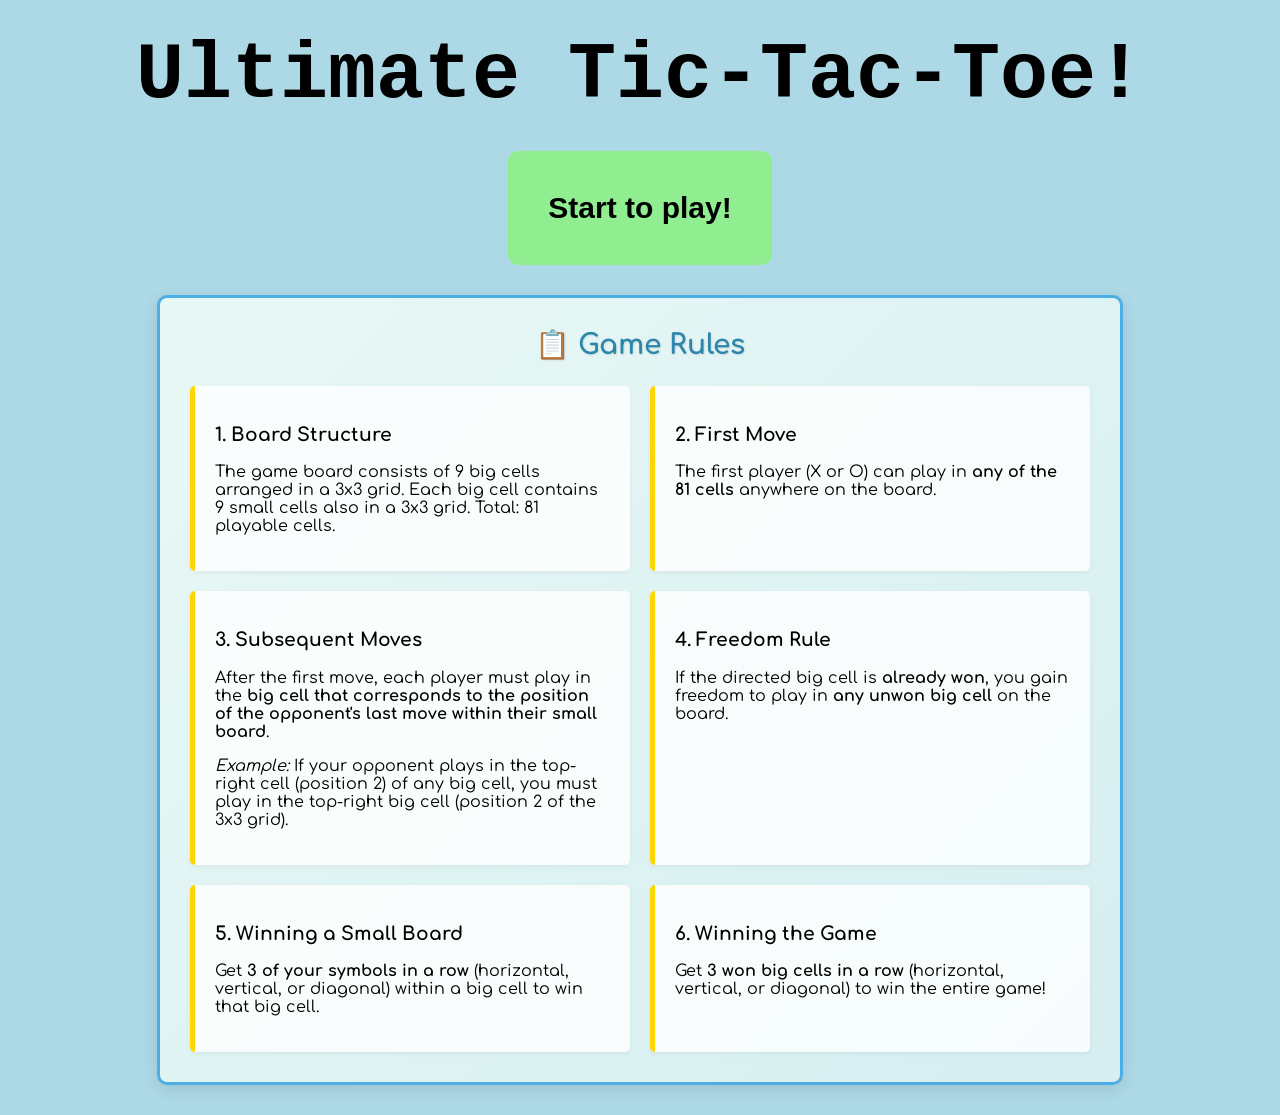
<file: index.html>
<!DOCTYPE html>

<head>
    <meta charset="UTF-8">
    <meta name="viewport" content="width=device-width, initial-scale=1.0">
    <title>Ultimate Tic-Tac-Toe</title>
    <link rel="stylesheet" href="styles.css">
</head>

<body>
    <h1>Ultimate Tic-Tac-Toe!</h1>
    <a href="game.html" class="click">Start to play!</a>
    <div class="rules-container">
        <h2>📋 Game Rules</h2>
        <div class="rules-content">
            <div class="rule-item">
                <h3>1. Board Structure</h3>
                <p>The game board consists of 9 big cells arranged in a 3x3 grid. Each big cell contains 9 small cells
                    also in a 3x3 grid. Total: 81 playable cells.</p>
            </div>

            <div class="rule-item">
                <h3>2. First Move</h3>
                <p>The first player (X or O) can play in <strong>any of the 81 cells</strong> anywhere on the board.</p>
            </div>

            <div class="rule-item">
                <h3>3. Subsequent Moves</h3>
                <p>After the first move, each player must play in the <strong>big cell that corresponds to the position
                        of the opponent's last move within their small board</strong>.</p>
                <p><em>Example:</em> If your opponent plays in the top-right cell (position 2) of any big cell, you must
                    play in the top-right big cell (position 2 of the 3x3 grid).</p>
            </div>

            <div class="rule-item">
                <h3>4. Freedom Rule</h3>
                <p>If the directed big cell is <strong>already won</strong>, you gain freedom to play in <strong>any
                        unwon big cell</strong> on the board.</p>
            </div>

            <div class="rule-item">
                <h3>5. Winning a Small Board</h3>
                <p>Get <strong>3 of your symbols in a row</strong> (horizontal, vertical, or diagonal) within a big cell
                    to win that big cell.</p>
            </div>

            <div class="rule-item">
                <h3>6. Winning the Game</h3>
                <p>Get <strong>3 won big cells in a row</strong> (horizontal, vertical, or diagonal) to win the entire
                    game!</p>
            </div>
        </div>
    </div>

    <script src="script.js"></script>
</body>

</html>
</file>
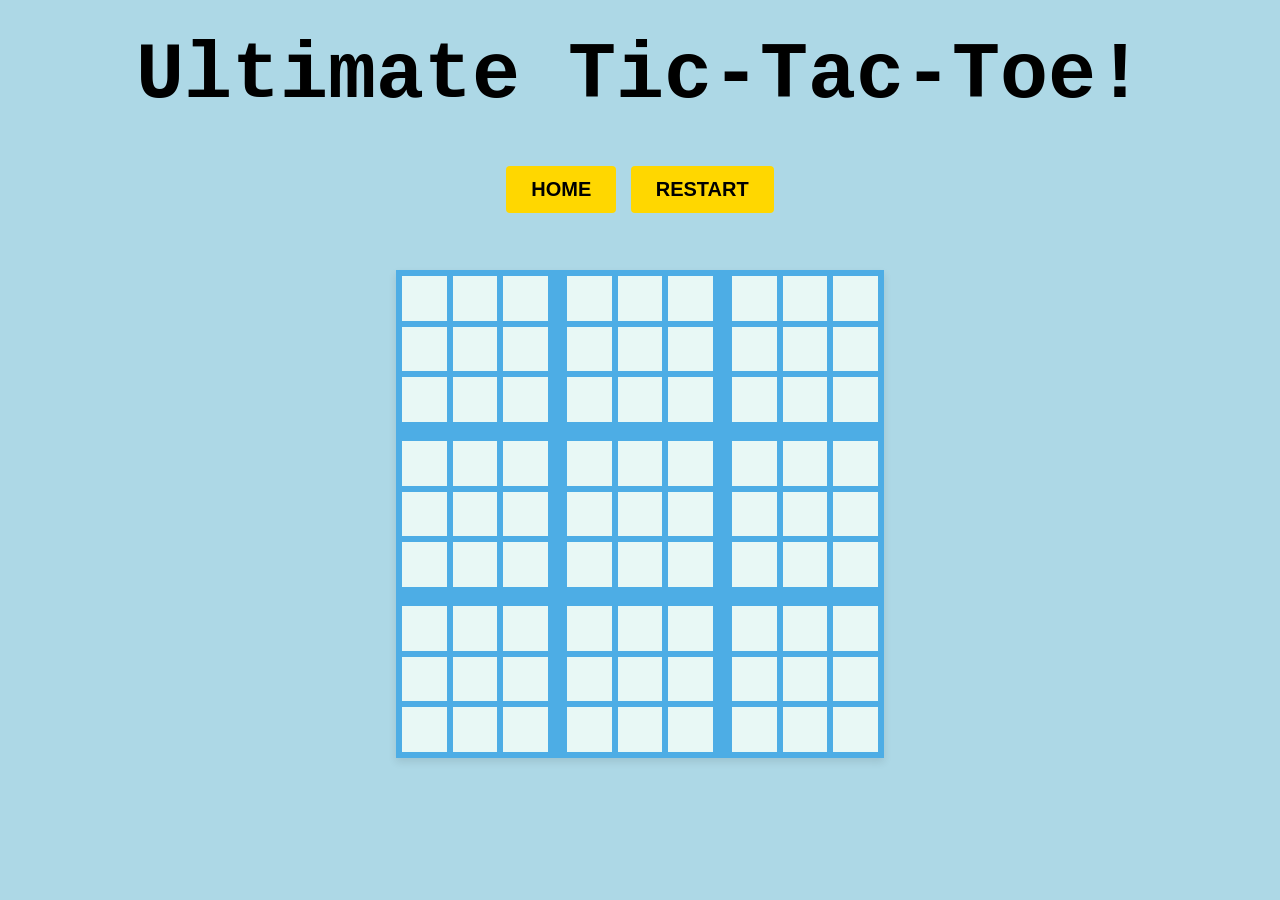
<file: game.html>
<!DOCTYPE html>

<head>
    <meta charset="UTF-8">
    <meta name="viewport" content="width=device-width, initial-scale=1.0">
    <title>Ultimate Tic-Tac-Toe</title>
    <link rel="stylesheet" href="styles.css" />
</head>

<body>
    <div id="title">
        <h1>Ultimate Tic-Tac-Toe!</h1>
        <button id="home-btn" onclick="location.href='index.html'">HOME</button>
        <button id="restart-btn" onclick="restartGame()">RESTART</button>
    </div>
    <div id="board">
        <div class="board">
            <div class="row">
                <div class="big cell" id="big-cella">
                    <div class="small cell" id="small-cella0"></div>
                    <div class="small cell" id="small-cella1"></div>
                    <div class="small cell" id="small-cella2"></div>
                    <div class="small cell" id="small-cella3"></div>
                    <div class="small cell" id="small-cella4"></div>
                    <div class="small cell" id="small-cella5"></div>
                    <div class="small cell" id="small-cella6"></div>
                    <div class="small cell" id="small-cella7"></div>
                    <div class="small cell" id="small-cella8"></div>
                </div>
                <div class="big cell" id="big-cellb">
                    <div class="small cell" id="small-cellb0"></div>
                    <div class="small cell" id="small-cellb1"></div>
                    <div class="small cell" id="small-cellb2"></div>
                    <div class="small cell" id="small-cellb3"></div>
                    <div class="small cell" id="small-cellb4"></div>
                    <div class="small cell" id="small-cellb5"></div>
                    <div class="small cell" id="small-cellb6"></div>
                    <div class="small cell" id="small-cellb7"></div>
                    <div class="small cell" id="small-cellb8"></div>
                </div>
                <div class="big cell" id="big-cellc">
                    <div class="small cell" id="small-cellc0"></div>
                    <div class="small cell" id="small-cellc1"></div>
                    <div class="small cell" id="small-cellc2"></div>
                    <div class="small cell" id="small-cellc3"></div>
                    <div class="small cell" id="small-cellc4"></div>
                    <div class="small cell" id="small-cellc5"></div>
                    <div class="small cell" id="small-cellc6"></div>
                    <div class="small cell" id="small-cellc7"></div>
                    <div class="small cell" id="small-cellc8"></div>
                </div>
                <div class="row">
                    <div class="big cell" id="big-celld">
                        <div class="small cell" id="small-celld0"></div>
                        <div class="small cell" id="small-celld1"></div>
                        <div class="small cell" id="small-celld2"></div>
                        <div class="small cell" id="small-celld3"></div>
                        <div class="small cell" id="small-celld4"></div>
                        <div class="small cell" id="small-celld5"></div>
                        <div class="small cell" id="small-celld6"></div>
                        <div class="small cell" id="small-celld7"></div>
                        <div class="small cell" id="small-celld8"></div>
                    </div>
                    <div class="big cell" id="big-celle">
                        <div class="small cell" id="small-celle0"></div>
                        <div class="small cell" id="small-celle1"></div>
                        <div class="small cell" id="small-celle2"></div>
                        <div class="small cell" id="small-celle3"></div>
                        <div class="small cell" id="small-celle4"></div>
                        <div class="small cell" id="small-celle5"></div>
                        <div class="small cell" id="small-celle6"></div>
                        <div class="small cell" id="small-celle7"></div>
                        <div class="small cell" id="small-celle8"></div>
                    </div>
                    <div class="big cell" id="big-cellf">
                        <div class="small cell" id="small-cellf0"></div>
                        <div class="small cell" id="small-cellf1"></div>
                        <div class="small cell" id="small-cellf2"></div>
                        <div class="small cell" id="small-cellf3"></div>
                        <div class="small cell" id="small-cellf4"></div>
                        <div class="small cell" id="small-cellf5"></div>
                        <div class="small cell" id="small-cellf6"></div>
                        <div class="small cell" id="small-cellf7"></div>
                        <div class="small cell" id="small-cellf8"></div>
                    </div>
                </div>
                <div class="row">
                    <div class="big cell" id="big-cellg">
                        <div class="small cell" id="small-cellg0"></div>
                        <div class="small cell" id="small-cellg1"></div>
                        <div class="small cell" id="small-cellg2"></div>
                        <div class="small cell" id="small-cellg3"></div>
                        <div class="small cell" id="small-cellg4"></div>
                        <div class="small cell" id="small-cellg5"></div>
                        <div class="small cell" id="small-cellg6"></div>
                        <div class="small cell" id="small-cellg7"></div>
                        <div class="small cell" id="small-cellg8"></div>
                    </div>
                    <div class="big cell" id="big-cellh">
                        <div class="small cell" id="small-cellh0"></div>
                        <div class="small cell" id="small-cellh1"></div>
                        <div class="small cell" id="small-cellh2"></div>
                        <div class="small cell" id="small-cellh3"></div>
                        <div class="small cell" id="small-cellh4"></div>
                        <div class="small cell" id="small-cellh5"></div>
                        <div class="small cell" id="small-cellh6"></div>
                        <div class="small cell" id="small-cellh7"></div>
                        <div class="small cell" id="small-cellh8"></div>
                    </div>
                    <div class="big cell" id="big-celli">
                        <div class="small cell" id="small-celli0"></div>
                        <div class="small cell" id="small-celli1"></div>
                        <div class="small cell" id="small-celli2"></div>
                        <div class="small cell" id="small-celli3"></div>
                        <div class="small cell" id="small-celli4"></div>
                        <div class="small cell" id="small-celli5"></div>
                        <div class="small cell" id="small-celli6"></div>
                        <div class="small cell" id="small-celli7"></div>
                        <div class="small cell" id="small-celli8"></div>
                    </div>
                </div>
            </div>
        </div>
        <script src="script.js"></script>
</body>

</html>
</file>
<file: styles.css>
@import url('https://fonts.googleapis.com/css2?family=Comfortaa:wght@400;700&display=swap');

body {
    color: #000000;
    text-align: center;
    margin: 0;
    padding: 0;
    background-color: #ADD8E6;
    font-family: Arial, sans-serif;
}

h1 {
    text-align: center;
    font-family: "Courier New", monospace;
    font-weight: bolder;
    font-size: 80px;
    margin-top: 30px;
    margin-bottom: 30px;
}

a.click {
    font-weight: bolder;
    font-size: 30px;
    padding: 40px;
    border-radius: 10px;
    background-color: lightgreen;
    text-decoration: none;
    color: inherit;
    display: inline-block;
}

a.click:hover {
    background-color: #90EE90;
    cursor: pointer;
}

ul {
    list-style-type: none;
    padding: 15px;
    display: flex;
    justify-content: center;
    gap: 1em;
}

li {
    display: inline;
}

li a {
    text-decoration: none;
    background-color: lightgray;
    color: black;
    padding: 20px;
}

nav {
    background-color: lightblue;
    border-top: 3px dashed #AB0026;
    border-bottom: 3px dashed #AB0026;
}

li a:hover {
    text-decoration: underline !important;
    background-color: lightslategray;
}

/* Board Container */
#board {
    display: flex;
    justify-content: center;
    align-items: center;
    margin: 50px auto;
    padding: 20px;
}

/* Main Board Grid (3x3 big cells) */
.board {
    display: grid;
    grid-template-columns: repeat(3, 150px);
    grid-template-rows: repeat(3, 150px);
    gap: 15px;
    padding: 0;
    background-color: #4DADE5;
    border: 4px solid #4DADE5;
    box-shadow: 0 4px 8px rgba(0, 0, 0, 0.1);
}

/* Row wrapper */
.row {
    display: contents;
}

/* Big Cells (3x3 grid each) */
.big.cell {
    display: grid;
    grid-template-columns: repeat(3, 1fr);
    grid-template-rows: repeat(3, 1fr);
    gap: 2px;
    padding: 0;
    background-color: #4DADE5;
    border: none;
    width: 150px;
    height: 150px;
    position: relative;
}

/* Active region highlight */
.big.cell.active-region {
    box-shadow: 0 0 0 4px #FFD700, inset 0 0 0 2px #FFD700;
}

/* Small Cells */
.small.cell {
    background-color: #E8F8F5;
    border: 2px solid #4DADE5;
    display: flex;
    align-items: center;
    justify-content: center;
    font-size: 32px;
    font-weight: bold;
    cursor: pointer;
    user-select: none;
    color: #2E86AB;
}

/* Small cell hover effect */
.small.cell:hover {
    background-color: #D6EEF1;
}

/* X mark styling */
.small.cell.x-mark {
    color: #E74C3C;
    font-weight: bold;
}

/* O mark styling */
.small.cell.o-mark {
    color: darkslateblue;
    font-weight: bold;
}

/* Game Controls */
.game-controls {
    display: flex;
    justify-content: space-between;
    align-items: center;
    position: absolute;
    top: 100px;
    width: 600px;
    left: 50%;
    transform: translateX(-50%);
}

.game-controls button {
    background-color: #FFD700;
    border: none;
    padding: 12px 25px;
    font-weight: bold;
    cursor: pointer;
    border-radius: 4px;
    font-size: 14px;
}

.game-controls button:hover {
    background-color: #FFC700;
}

/* Restart Button */
#restart-btn {
    background-color: #FFD700;
    border: none;
    padding: 12px 25px;
    font-weight: bold;
    cursor: pointer;
    border-radius: 4px;
    font-size: 20px;
    margin-top: 15px;
    margin-bottom: -15px;
}

#restart-btn:hover {
    background-color: #FFC700;
}

/* Home Button */
#home-btn {
    background-color: #FFD700;
    border: none;
    padding: 12px 25px;
    font-weight: bold;
    cursor: pointer;
    border-radius: 4px;
    font-size: 20px;
    margin-top: 15px;
    margin-right: 10px;
    margin-bottom: -15px;
}

#home-btn:hover {
    background-color: #FFC700;
}

/* Big Cell Overlay (when won) */
.big.cell.won {
    opacity: 0.6;
}

.big-cell-overlay {
    position: absolute;
    top: 0;
    left: 0;
    width: 100%;
    height: 100%;
    display: flex;
    align-items: center;
    justify-content: center;
    font-size: 80px;
    font-weight: bold;
    z-index: 10;
    background-color: rgba(200, 200, 200, 0.3);
}

.big-cell-overlay.x-mark {
    color: #E74C3C;
}

.big-cell-overlay.o-mark {
    color: darkslateblue;
}

/* Win Modal */
.win-modal {
    position: fixed;
    top: 0;
    left: 0;
    width: 100%;
    height: 100%;
    background-color: rgba(0, 0, 0, 0.6);
    display: flex;
    align-items: center;
    justify-content: center;
    z-index: 1000;
}

.win-message {
    background: pink;
    padding: 40px;
    text-align: center;
    box-shadow: 0 10px 40px rgba(0, 0, 0, 0.3);
    animation: bounceIn 0.6s ease-out;
}

.win-message h2 {
    font-size: 48px;
    margin: 0 0 20px 0;
}

.winner-text {
    font-size: 36px;
    font-weight: bold;
    margin: 10px 0;
}

.win-message-text {
    font-size: 20px;
    margin: 15px 0 0 0;
}

@keyframes bounceIn {
    0% {
        opacity: 0;
        transform: scale(0.3);
    }

    50% {
        opacity: 1;
        transform: scale(1.05);
    }

    70% {
        transform: scale(0.9);
    }

    100% {
        transform: scale(1);
    }
}

/* Restart button in modal */
#restart-in-modal {
    background-color: #E74C3C;
    color: white;
    border: none;
    padding: 15px 40px;
    font-size: 18px;
    font-weight: bold;
    border-radius: 8px;
    cursor: pointer;
    margin-top: 25px;
    transition: all 0.3s ease;
}

#restart-in-modal:hover {
    background-color: #C0392B;
    transform: scale(1.05);
}

/* Rules Container */
.rules-container {
    max-width: 900px;
    margin: 30px auto;
    padding: 30px;
    font-family: "Comfortaa", sans-serif;
    background: linear-gradient(135deg, #E8F8F5, #D6EEF1);
    border: 3px solid #4DADE5;
    border-radius: 10px;
    box-shadow: 0 4px 15px rgba(0, 0, 0, 0.1);
}

.rules-container h2 {
    color: #2E86AB;
    font-size: 28px;
    margin-top: 0;
    margin-bottom: 25px;
    text-shadow: 1px 1px 2px rgba(0, 0, 0, 0.1);
}

.rules-content {
    text-align: left;
    display: grid;
    grid-template-columns: repeat(auto-fit, minmax(400px, 1fr));
    gap: 20px;
}

.rule-item {
    background-color: rgba(255, 255, 255, 0.8);
    padding: 20px;
    border-left: 5px solid #FFD700;
    border-radius: 5px;
    box-shadow: 0 2px 5px rgba(0, 0, 0, 0.05);
}
</file>
